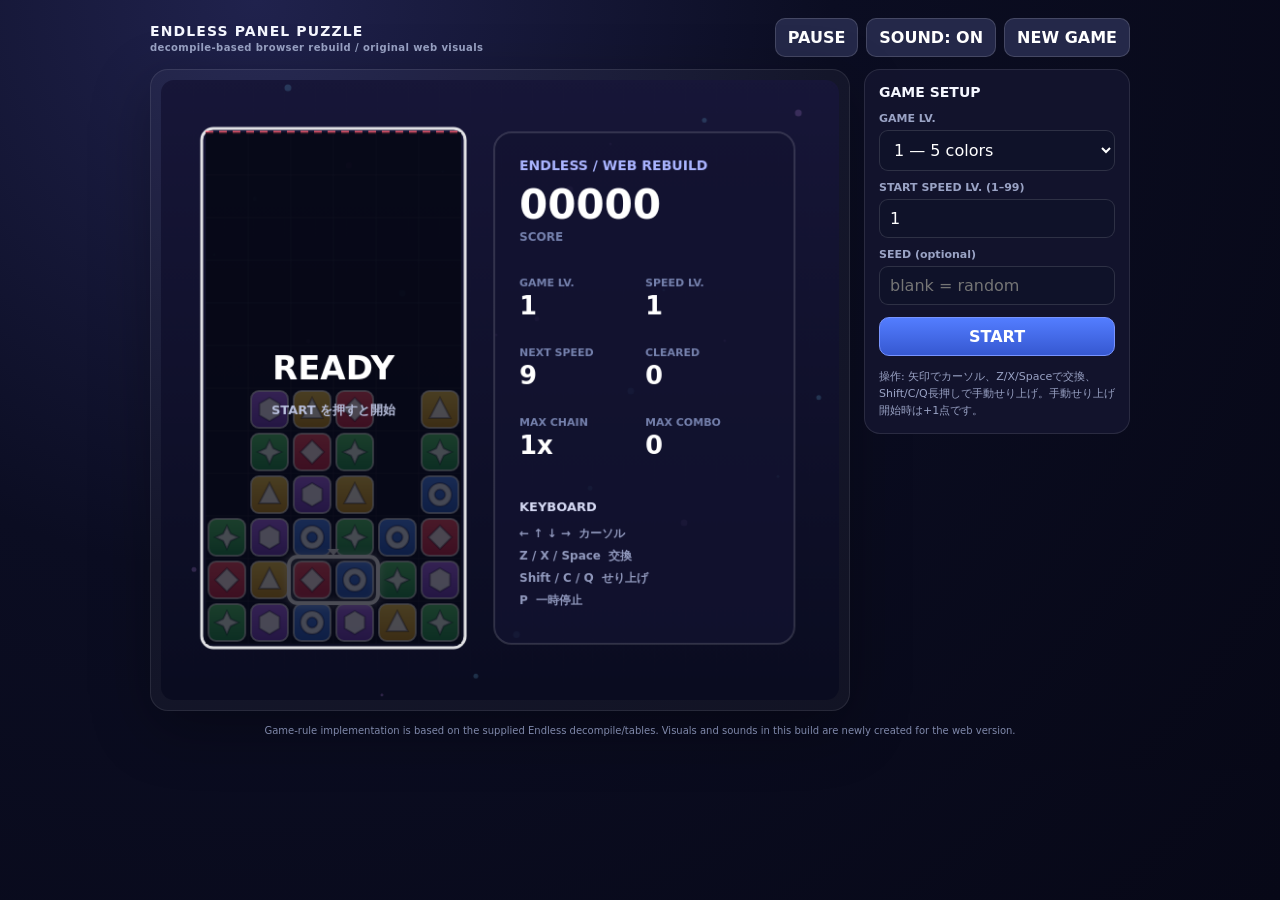
<file: index.html>
<!doctype html>
<html lang="ja">
<head>
<meta charset="utf-8">
<meta name="viewport" content="width=device-width,initial-scale=1,viewport-fit=cover,user-scalable=no">
<meta name="theme-color" content="#0b0d22">
<title>Endless Panel Puzzle — Web Rebuild</title>
<link rel="stylesheet" href="style.css">
</head>
<body>
<main class="shell">
  <header class="topbar">
    <div class="brand">ENDLESS PANEL PUZZLE<small>decompile-based browser rebuild / original web visuals</small></div>
    <div class="actions">
      <button id="pauseBtn">PAUSE</button>
      <button id="soundBtn">SOUND: ON</button>
      <button id="restartBtn">NEW GAME</button>
    </div>
  </header>
  <section class="layout">
    <div class="stage"><canvas id="game" width="700" height="640" aria-label="Endless panel puzzle game"></canvas></div>
    <aside class="panel start" id="startPanel">
      <h2>GAME SETUP</h2>
      <div class="fields">
        <div class="field"><label for="gameLevel">GAME LV.</label><select id="gameLevel"><option value="1">1 — 5 colors</option><option value="2">2 — 6 colors</option><option value="3">3 — 6 colors / faster resolve</option></select></div>
        <div class="field"><label for="speedLevel">START SPEED LV. (1–99)</label><input id="speedLevel" type="number" min="1" max="99" value="1"></div>
        <div class="field"><label for="seed">SEED (optional)</label><input id="seed" type="text" placeholder="blank = random"></div>
      </div>
      <button class="primary" id="startBtn">START</button>
      <p class="note">操作: 矢印でカーソル、Z/X/Spaceで交換、Shift/C/Q長押しで手動せり上げ。手動せり上げ開始時は+1点です。</p>
    </aside>
  </section>
  <section class="controls" aria-label="touch controls">
    <div class="dpad"><button class="up" data-action="up">▲</button><button class="left" data-action="left">◀</button><button class="down" data-action="down">▼</button><button class="right" data-action="right">▶</button></div>
    <div class="ab"><button class="raise" data-action="raise">RAISE</button><button class="swap" data-action="swap">SWAP</button></div>
  </section>
  <div class="source-note">Game-rule implementation is based on the supplied Endless decompile/tables. Visuals and sounds in this build are newly created for the web version.</div>
</main>
<script src="data.js"></script>
<script src="game.js"></script>
</body>
</html>
</file>
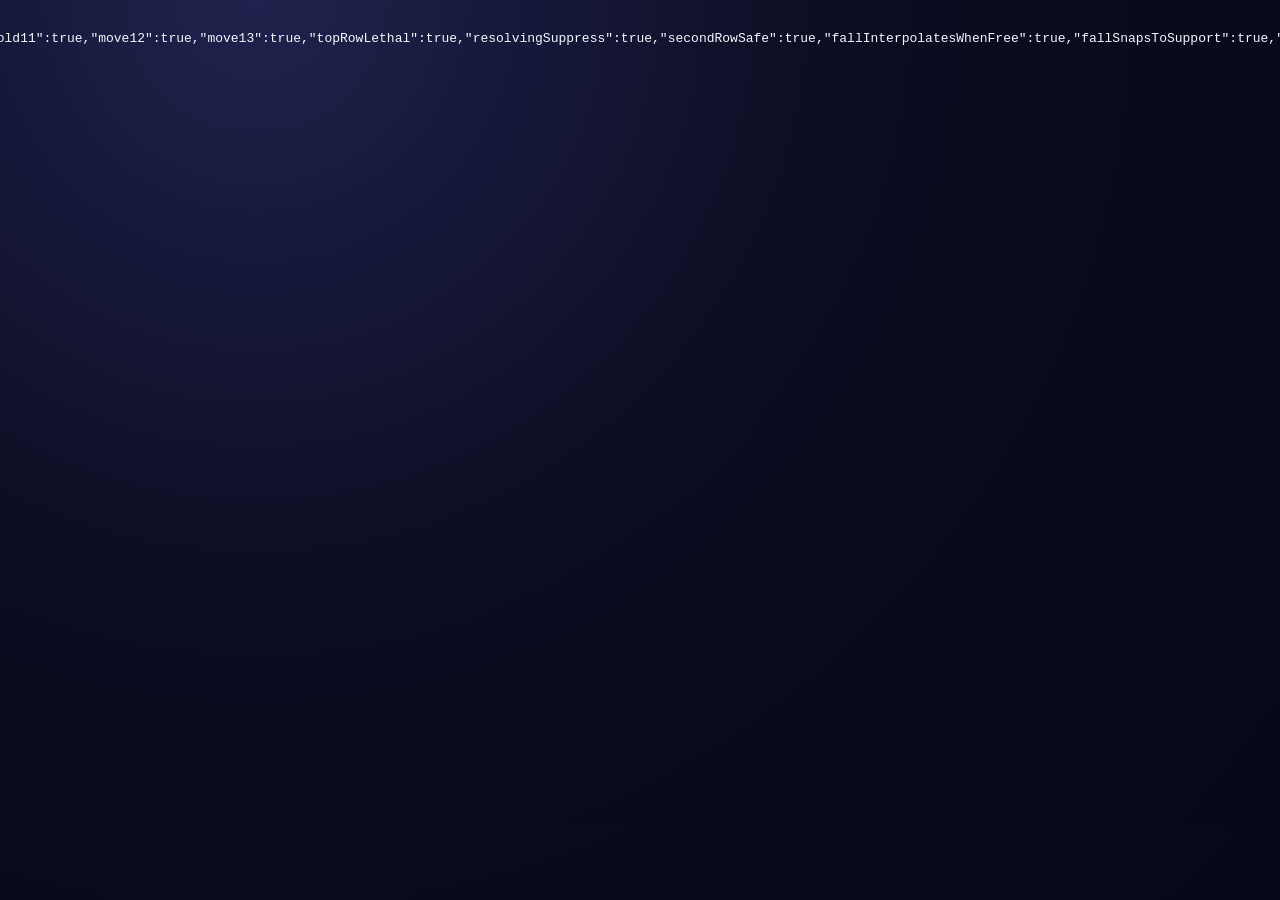
<file: _regression.html>
<!doctype html>
<html lang="ja">
<head>
<meta charset="utf-8">
<meta name="viewport" content="width=device-width,initial-scale=1,viewport-fit=cover,user-scalable=no">
<meta name="theme-color" content="#0b0d22">
<title>Endless Panel Puzzle — Web Rebuild</title>
<link rel="stylesheet" href="style.css">
</head>
<body>
<main class="shell">
  <header class="topbar">
    <div class="brand">ENDLESS PANEL PUZZLE<small>decompile-based browser rebuild / original web visuals</small></div>
    <div class="actions">
      <button id="pauseBtn">PAUSE</button>
      <button id="soundBtn">SOUND: ON</button>
      <button id="restartBtn">NEW GAME</button>
    </div>
  </header>
  <section class="layout">
    <div class="stage"><canvas id="game" width="700" height="640" aria-label="Endless panel puzzle game"></canvas></div>
    <aside class="panel start" id="startPanel">
      <h2>GAME SETUP</h2>
      <div class="fields">
        <div class="field"><label for="gameLevel">GAME LV.</label><select id="gameLevel"><option value="1">1 — 5 colors</option><option value="2">2 — 6 colors</option><option value="3">3 — 6 colors / faster resolve</option></select></div>
        <div class="field"><label for="speedLevel">START SPEED LV. (1–99)</label><input id="speedLevel" type="number" min="1" max="99" value="1"></div>
        <div class="field"><label for="seed">SEED (optional)</label><input id="seed" type="text" placeholder="blank = random"></div>
      </div>
      <button class="primary" id="startBtn">START</button>
      <p class="note">操作: 矢印でカーソル、Z/X/Spaceで交換、Shift/C/Q長押しで手動せり上げ。手動せり上げ開始時は+1点です。</p>
    </aside>
  </section>
  <section class="controls" aria-label="touch controls">
    <div class="dpad"><button class="up" data-action="up">▲</button><button class="left" data-action="left">◀</button><button class="down" data-action="down">▼</button><button class="right" data-action="right">▶</button></div>
    <div class="ab"><button class="raise" data-action="raise">RAISE</button><button class="swap" data-action="swap">SWAP</button></div>
  </section>
  <div class="source-note">Game-rule implementation is based on the supplied Endless decompile/tables. Visuals and sounds in this build are newly created for the web version.</div>
</main>
<script src="data.js"></script>
<script src="game.js"></script>
<script>
window.addEventListener('load',()=>{
  const g=window.__endlessGame; const out={};
  function blank(){ for(let r=0;r<12;r++) for(let c=0;c<6;c++){ const x=g.board[r][c]; x.color=0;x.state=0;x.timer=0;x.panelFlags=0;x.presented=false;x.fallFromRow=-1;x.fallMoveFrame=-1; } g.clearEvents=[];g.gravityActive=false;g.swapActive=false;g.gameOver=false; }
  g.reset(0,1,'regression'); blank(); g.started=true;
  const p=g.board[5][0]; p.color=1;p.state=0x40;p.timer=12;
  for(let i=0;i<11;i++){g.frame++;g.updateGravity();}
  out.hold11=(g.board[5][0].color===1 && g.board[5][0].timer===1);
  g.frame++;g.updateGravity();
  out.move12=(g.board[6][0].color===1 && g.board[6][0].timer===0 && g.board[6][0].fallFromRow===5);
  g.frame++;g.updateGravity();
  out.move13=(g.board[7][0].color===1);
  blank(); g.board[0][2].color=2; g.topOutCheck(); out.topRowLethal=g.gameOver;
  blank(); g.board[0][2].color=2; g.board[4][1].color=3; g.board[4][1].state=0x10; g.topOutCheck(); out.resolvingSuppress=!g.gameOver;
  blank(); g.board[1][2].color=2; g.topOutCheck(); out.secondRowSafe=!g.gameOver;

  // Falling render must not trail one row behind when a panel is swapped in
  // underneath during the same gameplay update.
  blank();
  g.frame=100;
  const falling=g.board[6][2]; falling.color=1; falling.state=0x40; falling.fallFromRow=5; falling.fallMoveFrame=100;
  out.fallInterpolatesWhenFree=(Math.abs(g.panelRenderRow(6,2,falling,0.25)-5.25)<1e-9);
  g.board[7][2].color=3;
  out.fallSnapsToSupport=(g.panelRenderRow(6,2,falling,0.25)===6);

  // GAME LV. 0: state INIT + BEGIN + 60 presentation lead-in + pre 22 +
  // wait 22 means the first per-panel presentation occurs on update 107.
  blank(); g.sound.enabled=false; g.gameLevel=0; g.cfg={colors:5,clearPre:22,clearWait:22,clearStep:8,fallHold:12,rowRule:0};
  for(let c=0;c<3;c++){g.board[8][c].color=1;g.board[8][c].state=0x10;}
  g.allocateClearEvent({any:true,count:3,cells:[{r:8,c:0},{r:8,c:1},{r:8,c:2}],chainContinuation:false});
  let firstPresent=0;
  for(let i=1;i<=140;i++){g.updateClearEvents();if(g.board[8][0].presented){firstPresent=i;break;}}
  out.clearFirstPresent107=(firstPresent===107);

  const pre=document.createElement('pre');pre.id='test-results';pre.textContent=JSON.stringify(out);document.body.appendChild(pre);
});
</script>
</body>
</html>
</file>
<file: style.css>
:root{color-scheme:dark;--bg:#090b1d;--panel:#171934;--ink:#f5f7ff;--muted:#9aa3c5;--accent:#8adfff}
*{box-sizing:border-box} html,body{margin:0;min-height:100%;background:radial-gradient(circle at 20% 0,#20224d 0,#0b0d22 45%,#070817 100%);color:var(--ink);font-family:Inter,ui-sans-serif,system-ui,-apple-system,BlinkMacSystemFont,"Segoe UI",sans-serif}
body{display:flex;justify-content:center;padding:18px 12px 32px;overscroll-behavior:none}.shell{width:min(100%,980px)}
.topbar{display:flex;align-items:center;justify-content:space-between;gap:12px;margin-bottom:12px}.brand{font-weight:900;letter-spacing:.08em;font-size:14px}.brand small{display:block;color:var(--muted);font-size:10px;letter-spacing:.04em;margin-top:3px}.actions{display:flex;gap:8px;flex-wrap:wrap;justify-content:flex-end}
button,input,select{font:inherit}button{border:1px solid rgba(255,255,255,.15);background:#242849;color:#fff;border-radius:10px;padding:9px 12px;font-weight:800;cursor:pointer;touch-action:manipulation}button:hover{background:#30365e}.primary{background:linear-gradient(180deg,#537dff,#3658d1);border-color:#7894ff}.primary:hover{background:linear-gradient(180deg,#648aff,#4265dc)}
.layout{display:grid;grid-template-columns:minmax(0,700px) 1fr;gap:14px;align-items:start}.stage{background:rgba(255,255,255,.04);border:1px solid rgba(255,255,255,.09);border-radius:18px;padding:10px;box-shadow:0 18px 60px rgba(0,0,0,.3)}canvas{display:block;width:100%;height:auto;border-radius:13px;aspect-ratio:700/640;touch-action:none}
.panel{background:rgba(20,22,47,.85);border:1px solid rgba(255,255,255,.1);border-radius:16px;padding:14px}.panel h2{font-size:14px;margin:0 0 12px}.fields{display:grid;gap:10px}.field label{display:block;color:var(--muted);font-size:11px;font-weight:800;margin-bottom:5px}.field input,.field select{width:100%;background:#0f1229;color:#fff;border:1px solid rgba(255,255,255,.13);border-radius:9px;padding:9px 10px;outline:none}.field input:focus,.field select:focus{border-color:#6aa6ff}.panel .primary{width:100%;margin-top:12px}.note{font-size:11px;line-height:1.55;color:var(--muted);margin:12px 0 0}.start.compact .fields,.start.compact .note{display:none}.start.compact h2{margin-bottom:8px}.start.compact #startBtn{display:none}.start.compact:after{content:"設定を変える場合は右上の NEW GAME 後にここを編集";font-size:10px;color:var(--muted)}
.controls{display:none;margin-top:12px;grid-template-columns:1fr 1fr;gap:12px}.dpad{display:grid;grid-template-columns:repeat(3,54px);grid-template-rows:repeat(3,48px);gap:5px;justify-content:center}.dpad button,.ab button{font-size:18px;padding:0}.dpad .up{grid-column:2}.dpad .left{grid-column:1;grid-row:2}.dpad .down{grid-column:2;grid-row:2}.dpad .right{grid-column:3;grid-row:2}.ab{display:grid;grid-template-columns:repeat(2,minmax(72px,1fr));gap:8px;align-content:center}.ab button{min-height:72px;border-radius:18px}.ab .swap{background:#3658d1}.ab .raise{background:#8e3aa9}
.source-note{margin-top:12px;color:#7f88aa;font-size:10px;line-height:1.5;text-align:center}
@media(max-width:860px){.layout{grid-template-columns:1fr}.panel{display:block;order:-1}.controls{display:grid}.topbar{align-items:flex-start}.brand{max-width:45%}}
@media(max-width:520px){body{padding:8px 6px 20px}.stage{padding:4px;border-radius:12px}.topbar{margin:2px 4px 8px}.actions button{padding:7px 9px;font-size:11px}.controls{gap:6px}.dpad{grid-template-columns:repeat(3,48px);grid-template-rows:repeat(3,44px)}.ab button{min-height:66px}.brand{font-size:12px}}
</file>
